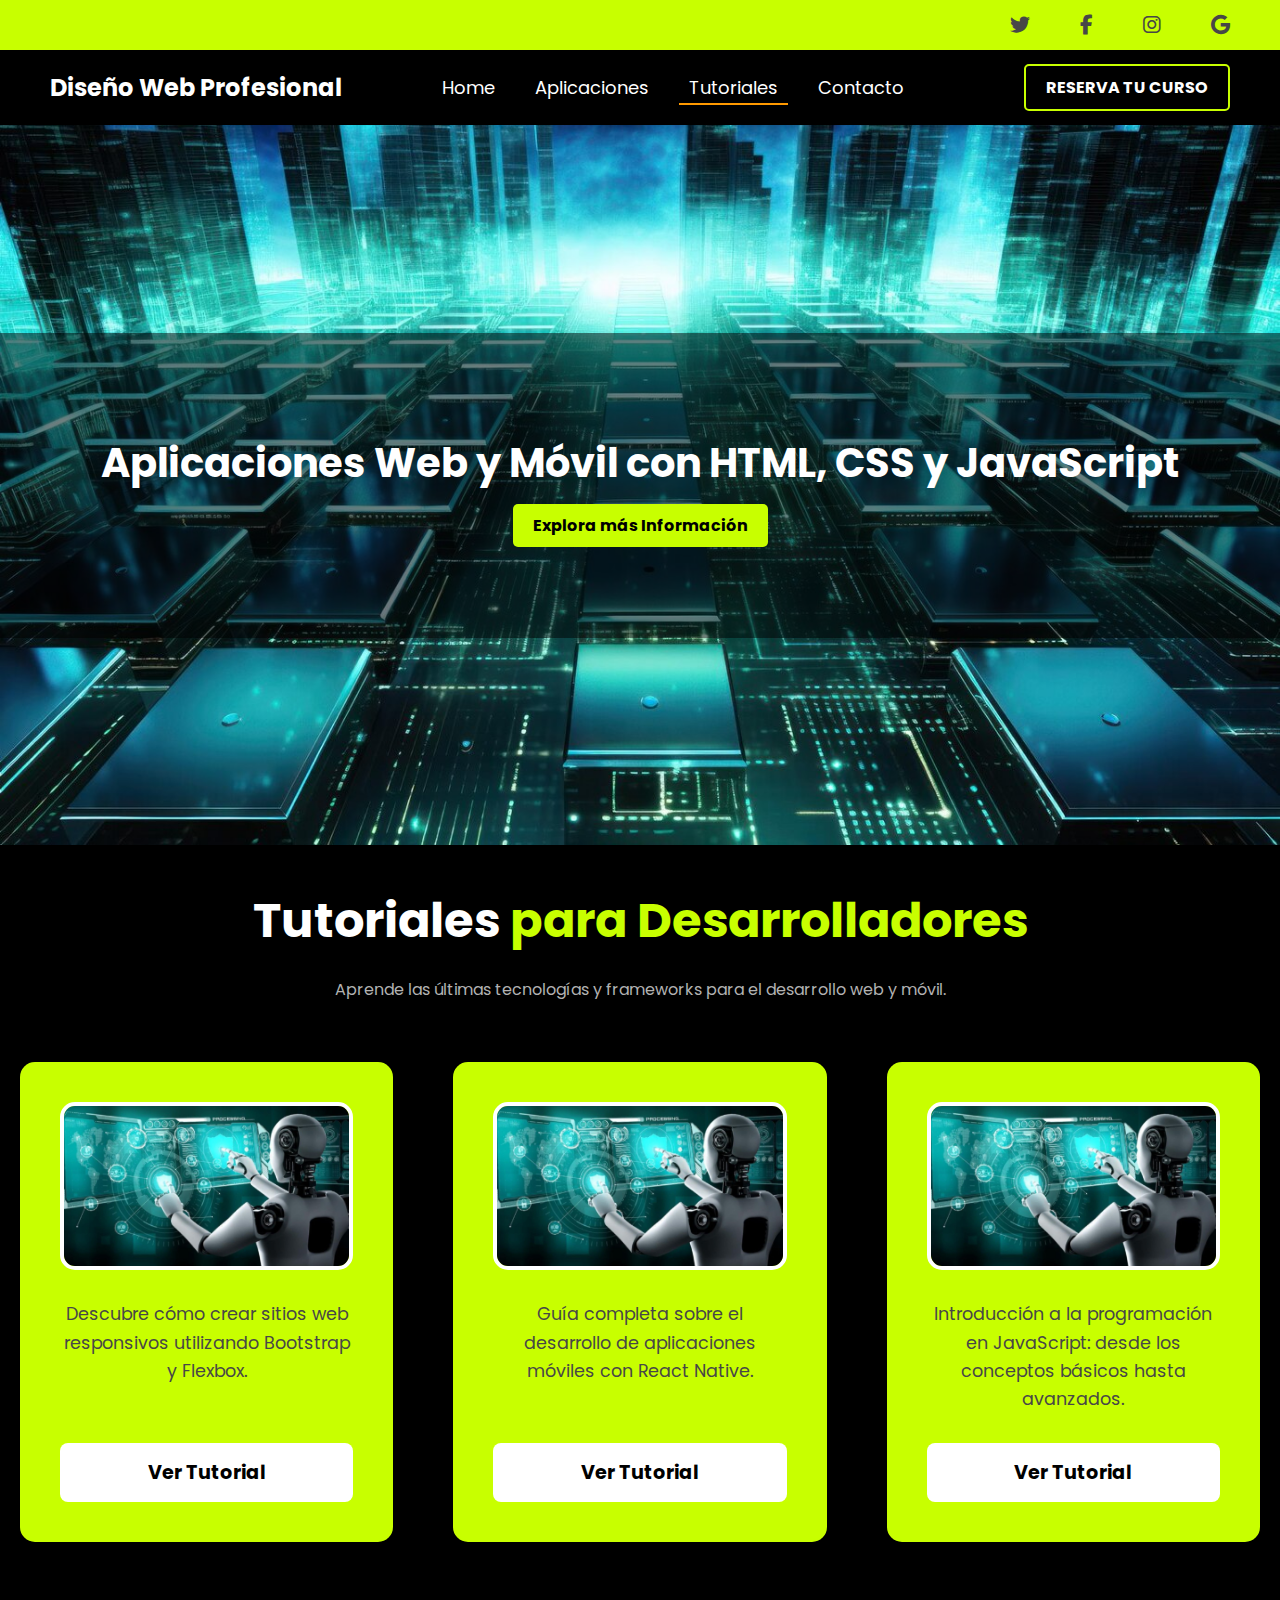
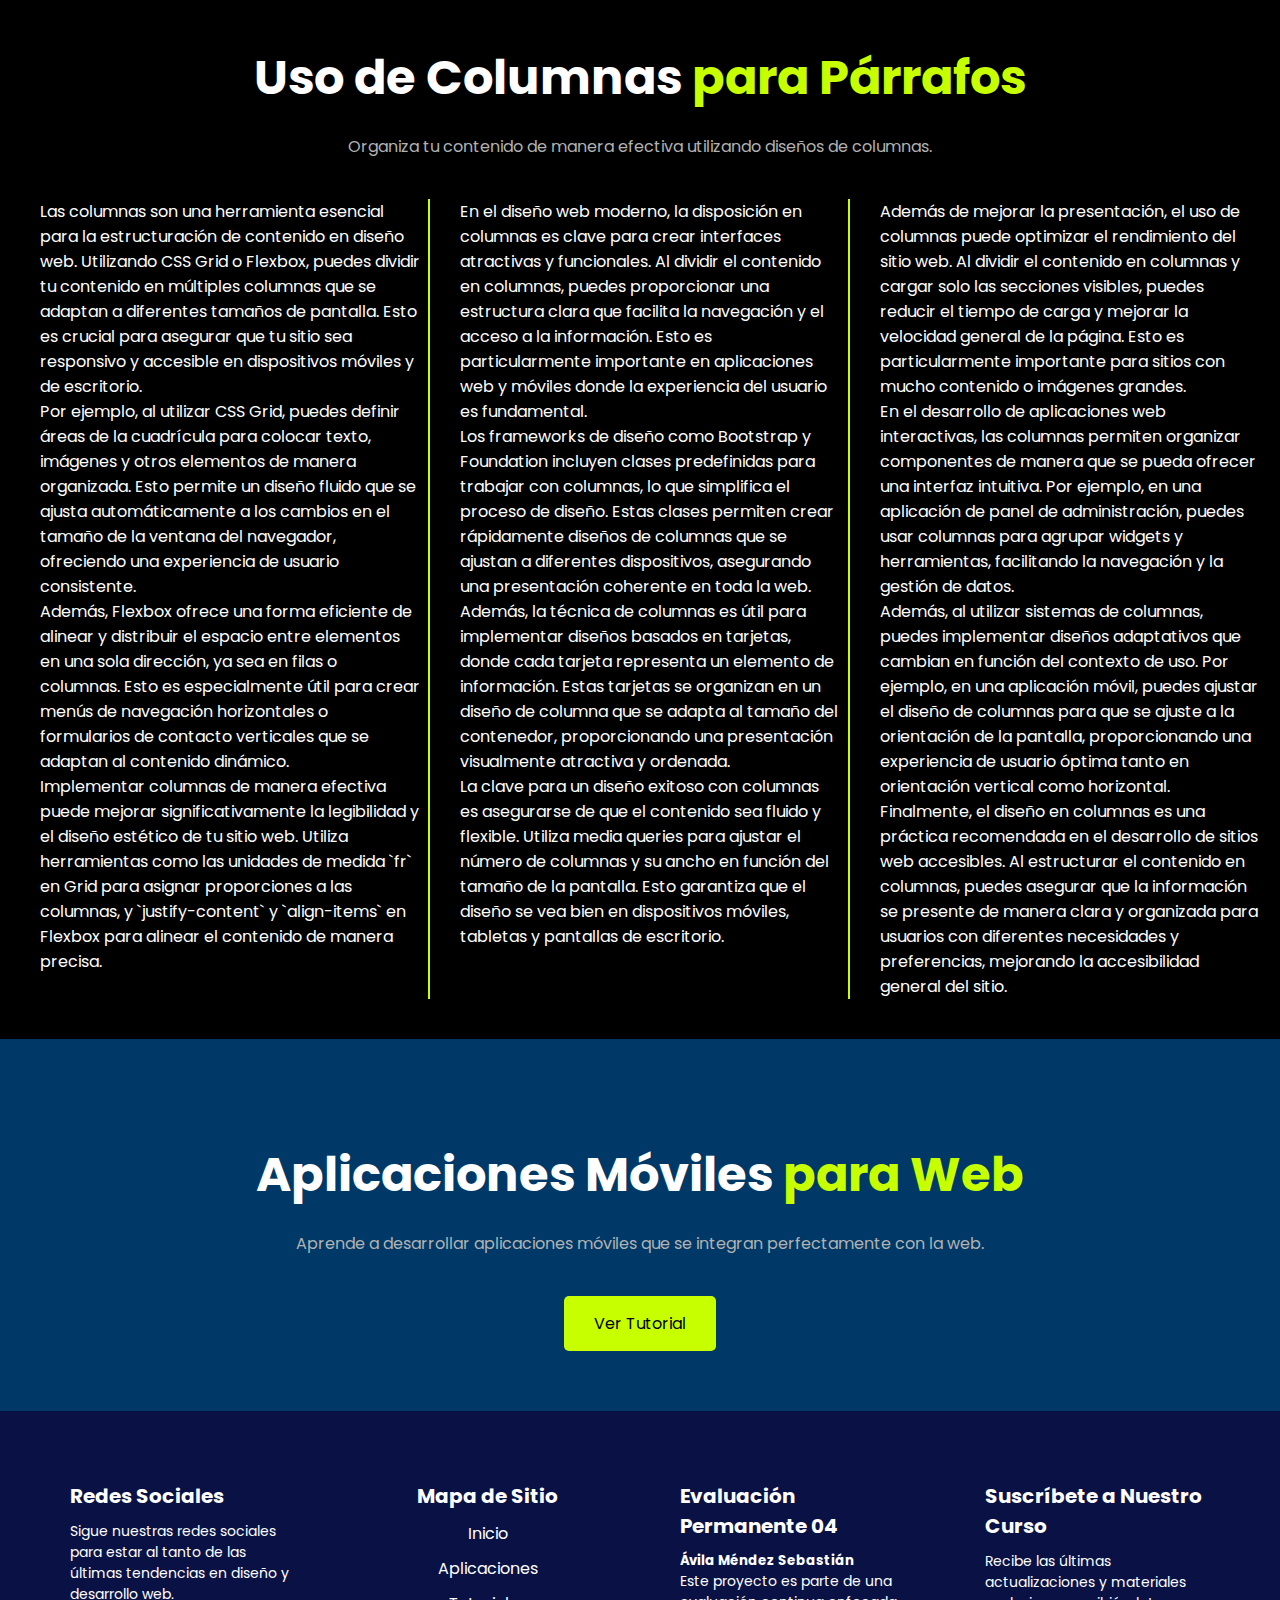
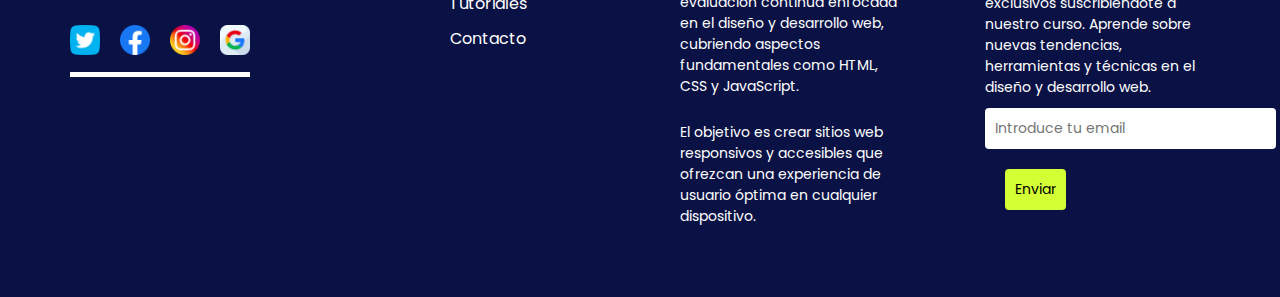
<file: tutoriales.html>
<!DOCTYPE html>
<html lang="en">
<head>
    <meta charset="UTF-8">
    <meta name="viewport" content="width=device-width, initial-scale=1.0">
    <title>Tutoriales</title>
    <link rel="stylesheet" href="css/all.min.css">
    <link href='https://unpkg.com/boxicons@2.1.4/css/boxicons.min.css' rel='stylesheet'>
    <link rel="shortcut icon" href="image/favicon/tecno.png" type="image/x-icon">
    <link rel="stylesheet" href="css/tutoriales.css">
</head>
<body>
    <header>
        <nav class="social-navbar">
            <ul class="social-links">
                <li><a href="https://www.twitter.com" target="_blank" aria-label="Twitter"><i class="fab fa-twitter"></i></a></li>
                <li><a href="https://www.facebook.com" target="_blank" aria-label="Facebook"><i class="fab fa-facebook-f"></i></a></li>
                <li><a href="https://www.instagram.com" target="_blank" aria-label="Instagram"><i class="fab fa-instagram"></i></a></li>
                <li><a href="https://www.google.com" target="_blank" aria-label="Google"><i class="fab fa-google"></i></a></li>
            </ul>
        </nav>
        <nav class="main-navbar">
            <div class="logo">Diseño Web Profesional</div>
            <div class="menu-toggle" id="menu-toggle">&#9776;</div>
            <ul class="menu" id="menu">
                <li class="menu-item"><a href="index.html" class="menu-link">Home</a></li>
                <li class="menu-item"><a href="aplicaciones.html" class="menu-link">Aplicaciones</a></li>
                <li class="menu-item"><a href="tutoriales.html" class="menu-link active">Tutoriales</a></li>
                <li class="menu-item"><a href="contacto.html" class="menu-link">Contacto</a></li>
            </ul>
            <div class="menu-button">
                <a href="#curso" class="button">RESERVA TU CURSO</a>
            </div>
        </nav>  
    </header>
    <main>
        <section class="hero">
            <img src="image/tecnologia-29.jpg" alt="Imagen de Fondo">
            <div class="hero-content">
                <h1>Aplicaciones Web y Móvil con HTML, CSS y JavaScript</h1>
                <a href="https://www.youtube.com/watch?v=RQyJ3avifSQ" target="_blank" class="button">Explora más Información</a>
            </div>
        </section>        
        <section class="tutoriales">
            <h2 class="section-title">Tutoriales <span>para Desarrolladores</span></h2>
            <p class="section-subtitle">Aprende las últimas tecnologías y frameworks para el desarrollo web y móvil.</p>
            <div class="tutoriales-grid">
                <div class="tutorial-card">
                    <img src="image/tecnologia-25.jpg" alt="Tutorial 1">
                    <p>Descubre cómo crear sitios web responsivos utilizando Bootstrap y Flexbox.</p>
                    <a href="https://www.youtube.com/watch?v=yneuaVjotO8" target="_blank" class="button">Ver Tutorial</a>
                </div>
                <div class="tutorial-card">
                    <img src="image/tecnologia-25.jpg" alt="Tutorial 2">
                    <p>Guía completa sobre el desarrollo de aplicaciones móviles con React Native.</p>
                    <a href="https://www.youtube.com/watch?v=H8tykt3pKTU" target="_blank" class="button">Ver Tutorial</a>
                </div>
                <div class="tutorial-card">
                    <img src="image/tecnologia-25.jpg" alt="Tutorial 3">
                    <p>Introducción a la programación en JavaScript: desde los conceptos básicos hasta avanzados.</p>
                    <a href="https://www.youtube.com/watch?v=Eh-s-n_6zNQ&list=PLhSj3UTs2_yVC0iaCGf16glrrfXuiSd0G" target="_blank" class="button">Ver Tutorial</a>
                </div>
            </div>
        </section>
        <section class="columns">
            <h2 class="section-title">Uso de Columnas <span>para Párrafos</span></h2>
            <p class="section-subtitle">Organiza tu contenido de manera efectiva utilizando diseños de columnas.</p>
            <div class="columns-grid">
                <div class="column">
                    <p>Las columnas son una herramienta esencial para la estructuración de contenido en diseño web. Utilizando CSS Grid o Flexbox, puedes dividir tu contenido en múltiples columnas que se adaptan a diferentes tamaños de pantalla. Esto es crucial para asegurar que tu sitio sea responsivo y accesible en dispositivos móviles y de escritorio.</p>
                    <p>Por ejemplo, al utilizar CSS Grid, puedes definir áreas de la cuadrícula para colocar texto, imágenes y otros elementos de manera organizada. Esto permite un diseño fluido que se ajusta automáticamente a los cambios en el tamaño de la ventana del navegador, ofreciendo una experiencia de usuario consistente.</p>
                    <p>Además, Flexbox ofrece una forma eficiente de alinear y distribuir el espacio entre elementos en una sola dirección, ya sea en filas o columnas. Esto es especialmente útil para crear menús de navegación horizontales o formularios de contacto verticales que se adaptan al contenido dinámico.</p>
                    <p>Implementar columnas de manera efectiva puede mejorar significativamente la legibilidad y el diseño estético de tu sitio web. Utiliza herramientas como las unidades de medida `fr` en Grid para asignar proporciones a las columnas, y `justify-content` y `align-items` en Flexbox para alinear el contenido de manera precisa.</p>
                </div>
                <div class="column">
                    <p>En el diseño web moderno, la disposición en columnas es clave para crear interfaces atractivas y funcionales. Al dividir el contenido en columnas, puedes proporcionar una estructura clara que facilita la navegación y el acceso a la información. Esto es particularmente importante en aplicaciones web y móviles donde la experiencia del usuario es fundamental.</p>
                    <p>Los frameworks de diseño como Bootstrap y Foundation incluyen clases predefinidas para trabajar con columnas, lo que simplifica el proceso de diseño. Estas clases permiten crear rápidamente diseños de columnas que se ajustan a diferentes dispositivos, asegurando una presentación coherente en toda la web.</p>
                    <p>Además, la técnica de columnas es útil para implementar diseños basados en tarjetas, donde cada tarjeta representa un elemento de información. Estas tarjetas se organizan en un diseño de columna que se adapta al tamaño del contenedor, proporcionando una presentación visualmente atractiva y ordenada.</p>
                    <p>La clave para un diseño exitoso con columnas es asegurarse de que el contenido sea fluido y flexible. Utiliza media queries para ajustar el número de columnas y su ancho en función del tamaño de la pantalla. Esto garantiza que el diseño se vea bien en dispositivos móviles, tabletas y pantallas de escritorio.</p>
                </div>
                <div class="column">
                    <p>Además de mejorar la presentación, el uso de columnas puede optimizar el rendimiento del sitio web. Al dividir el contenido en columnas y cargar solo las secciones visibles, puedes reducir el tiempo de carga y mejorar la velocidad general de la página. Esto es particularmente importante para sitios con mucho contenido o imágenes grandes.</p>
                    <p>En el desarrollo de aplicaciones web interactivas, las columnas permiten organizar componentes de manera que se pueda ofrecer una interfaz intuitiva. Por ejemplo, en una aplicación de panel de administración, puedes usar columnas para agrupar widgets y herramientas, facilitando la navegación y la gestión de datos.</p>
                    <p>Además, al utilizar sistemas de columnas, puedes implementar diseños adaptativos que cambian en función del contexto de uso. Por ejemplo, en una aplicación móvil, puedes ajustar el diseño de columnas para que se ajuste a la orientación de la pantalla, proporcionando una experiencia de usuario óptima tanto en orientación vertical como horizontal.</p>
                    <p>Finalmente, el diseño en columnas es una práctica recomendada en el desarrollo de sitios web accesibles. Al estructurar el contenido en columnas, puedes asegurar que la información se presente de manera clara y organizada para usuarios con diferentes necesidades y preferencias, mejorando la accesibilidad general del sitio.</p>
                </div>
            </div>
        </section>        
        <section class="aplicaciones">
            <div class="aplicaciones-content">
                <h2 class="section-title">Aplicaciones Móviles <span>para Web</span></h2>
                <p class="section-subtitle">Aprende a desarrollar aplicaciones móviles que se integran perfectamente con la web.</p>
                <a href="https://www.youtube.com/watch?v=RudOLuV43Vk" target="_blank" class="button">Ver Tutorial</a>
            </div>
        </section>
    </main>
    <footer>
        <div class="footer-container">
            <div class="footer-section">
                <h4>Redes Sociales</h4>
                <p>Sigue nuestras redes sociales para estar al tanto de las últimas tendencias en diseño y desarrollo web.</p>
                <div class="social-icons">
                    <a href="https://x.com/home"><img src="image/redes-sociales/twitter.png" alt="Twitter"></a>
                        <a href="https://www.facebook.com/"><img src="image/redes-sociales/facebook.png" alt="Facebook"></a>
                        <a href="https://www.instagram.com/"><img src="image/redes-sociales/instagram.png" alt="Instagram"></a>
                        <a href="https://www.google.com.pe/?hl=es"><img src="image/redes-sociales/google.png" alt="Google"></a>
                </div>
            </div>
            <div class="footer-section center-section">
                <h4>Mapa de Sitio</h4>
                <ul>
                    <li><a href="index.html">Inicio</a></li>
                    <li><a href="aplicaciones.html">Aplicaciones</a></li>
                    <li><a href="tutoriales.html">Tutoriales</a></li>
                    <li><a href="contacto.html">Contacto</a></li>
                </ul>
            </div>
            <div class="footer-section">
                <h4>Evaluación Permanente 04</h4>
                <h5>Ávila Méndez Sebastián</h5>
                <p>Este proyecto es parte de una evaluación continua enfocada en el diseño y desarrollo web, cubriendo aspectos fundamentales como HTML, CSS y JavaScript.</p><br>
                <p>El objetivo es crear sitios web responsivos y accesibles que ofrezcan una experiencia de usuario óptima en cualquier dispositivo.</p>
            </div>
            <div class="footer-section" id="curso">
                <h4>Suscríbete a Nuestro Curso</h4>
                <p>Recibe las últimas actualizaciones y materiales exclusivos suscribiéndote a nuestro curso. Aprende sobre nuevas tendencias, herramientas y técnicas en el diseño y desarrollo web.</p>
                <form action="#" method="post">
                    <input type="email" placeholder="Introduce tu email" required>
                    <button type="submit">Enviar</button>
                </form>
            </div>
        </div>
    </footer> 
    <script>
        document.addEventListener('DOMContentLoaded', function () {
            const menuToggle = document.getElementById('menu-toggle');
            const menu = document.getElementById('menu');

            menuToggle.addEventListener('click', function () {
                menu.classList.toggle('active');
            });

            // Obtener todos los elementos del menú
            let menuItems = document.querySelectorAll('.menu-item');

            // Iterar sobre cada elemento del menú para agregar el evento click
            menuItems.forEach(function(item) {
                let menuLink = item.querySelector('.menu-link');

                // Agregar evento click a cada enlace del menú
                menuLink.addEventListener('click', function(event) {
                    event.preventDefault(); // Evitar comportamiento por defecto del enlace

                    // Remover la clase 'active' de todos los elementos del menú
                    menuItems.forEach(function(menuItem) {
                        menuItem.classList.remove('active');
                    });

                    // Agregar la clase 'active' al elemento del menú clickeado
                    item.classList.add('active');

                    // Obtener la URL del enlace
                    let url = menuLink.getAttribute('href');

                    // Cambiar la ubicación a la URL del enlace
                    window.location.href = url;
                });

                // Verificar si el enlace actual tiene la clase 'active' al cargar la página
                if (menuLink.href === window.location.href) {
                    item.classList.add('active');
                }
            });
        });
    </script>
</body>
</html>
</file>
<file: css/tutoriales.css>
@import url('https://fonts.googleapis.com/css2?family=Poppins:wght@400;500;600;700&display=swap');

* {
    margin: 0;
    padding: 0;
    box-sizing: border-box;
    font-family: 'Poppins', sans-serif;
}

body {
    margin: 0;
    padding: 0;
    overflow-x: hidden;
    width: 100%;
    box-sizing: border-box;
    background-color: #000;
    color: #fff;
}

.social-navbar {
    background-color: #c8ff00;
    display: flex;
    justify-content: flex-end;
    padding: 10px 20px;
}

.social-links {
    list-style: none;
    margin-right: 30px;
    padding: 0;
    display: flex;
    gap: 50px;
}

.social-links li {
    display: flex;
    align-items: center;
}

.social-links a {
    color: #474747;
    text-decoration: none;
    font-size: 20px;
}

.social-links a:hover {
    color: #000000;
}

.main-navbar {
    background-color: #000;
    padding: 20px 50px;
    display: flex;
    justify-content: space-between;
    align-items: center;
}

.main-navbar .logo {
    color: #fff;
    font-size: 24px;
    font-weight: bold;
}

.menu-toggle {
    display: none;
    cursor: pointer;
    font-size: 30px;
    color: #fff;
}

.menu {
    display: flex;
    list-style: none;
    margin: 0;
    padding: 0;
}

.menu-item {
    position: relative;
    margin-right: 20px;
}

.menu-link {
    color: #fff;
    font-size: 18px;
    text-decoration: none;
    padding: 10px;
    transition: color 0.3s;
    position: relative; /* Añadir posición relativa para el pseudo-elemento */
}

.menu-link:hover {
    color: #f90;
}

.menu-item::after {
    content: '';
    display: block;
    width: 0;
    height: 2px;
    background-color: transparent; /* Color inicial transparente */
    transition: width 0.3s, background-color 0.3s; /* Añadir transición para el color de fondo */
    position: absolute;
    bottom: -4px; /* Ajustar posición de la línea */
    left: 0;
    right: 0;
}

.menu-item:hover::after {
    width: 100%;
    background-color: #f90; /* Color de la línea al hacer hover */
}

.menu-item.active::after { /* Aplicar estilo cuando está activo */
    width: 100%;
    background-color: #f90; /* Color de la línea cuando está activo */
}

.menu-button .button {
    padding: 10px 20px;
    color: #fff;
    border: 2px solid rgb(200, 255, 0);
    border-radius: 5px;
    text-decoration: none;
    font-weight: bold;
    transition: background-color 0.3s, color 0.3s;
}

.menu-button .button:hover {
    background-color: rgb(200, 255, 0);
    color: #000;
}

.hero {
    position: relative;
    height: 80vh;
    display: flex;
    justify-content: center;
    align-items: center;
    text-align: center;
    overflow: hidden;
}

.hero img {
    position: absolute;
    top: 0;
    left: 0;
    width: 100%;
    height: 100%;
    object-fit: cover;
    z-index: -1;
}

.hero-content {
    color: #fff;
    position: relative;
    z-index: 1;
    background-color: rgba(0, 0, 0, 0.5); /* Fondo semi-opaco */
    padding: 100px; /* Ajusta el padding según tu diseño */
    width: 100%;
}

.hero-content h1 {
    font-size: 2.5rem;
    margin-bottom: 20px;
}

.hero-content .button {
    padding: 10px 20px;
    color: #000;
    background-color: #c8ff00;
    border-radius: 5px;
    text-decoration: none;
    font-weight: bold;
    transition: background-color 0.3s, color 0.3s;
}

.hero-content .button:hover {
    background-color: #fff;
    color: #000;
}

.section-title {
    font-size: 2rem;
    text-align: center;
    margin: 40px 0 20px;
}

.section-title span {
    color: #c8ff00;
}

.section-subtitle {
    text-align: center;
    margin-bottom: 20px;
    color: #b2b2b2;
}

.tutoriales-grid,
.columns-grid {
    display: flex;
    justify-content: center; /* Centra los elementos horizontalmente */
    gap: 20px; /* Espacio entre los elementos */
}

.tutorial-card {
    background-color: #c8ff00;
    border-radius: 15px;
    padding: 40px; /* Aumenta el padding para hacer los cards más grandes */
    margin: 20px; /* Margen entre los cards */
    max-width: 500px; /* Aumenta el ancho máximo */
    text-align: center;
    flex: 1; /* Distribución flexible */
    display: flex;
    flex-direction: column;
}

.tutorial-card img {
    max-width: 100%;
    border-radius: 15px;
    border: 4px solid #fff; /* Borde blanco alrededor de la imagen */
}

.tutorial-card p {
    margin: 30px 0;
    color: #474747;
    font-size: 1.1rem; /* Tamaño de fuente aumentado */
    line-height: 1.6; /* Espaciado entre líneas */
    flex-grow: 1; /* Ocupa el espacio restante */
}

.tutorial-card .button {
    padding: 15px 30px; /* Ajusta el padding del botón */
    font-size: 1.2rem; /* Tamaño de fuente del botón */
    color: #000;
    background-color: #fff;
    border-radius: 8px;
    text-decoration: none;
    font-weight: bold;
    transition: background-color 0.3s, color 0.3s;
}

.tutorial-card .button:hover {
    background-color: #000;
    color: #fff;
}

.columns {
    padding: 40px 20px;
    text-align: center;
}

.columns-grid {
    display: flex;
    justify-content: space-between;
}

.column {
    flex: 1;
    text-align: left;
    padding-left: 20px; /* Ajusta el espaciado izquierdo según sea necesario */
    position: relative; /* Para posicionar la línea vertical */
}

.column:not(:last-child)::after {
    content: '';
    position: absolute;
    top: 0;
    bottom: 0;
    right: -10px; /* Ajusta la posición de la línea vertical */
    width: 2px; /* Grosor de la línea vertical */
    background-color: #c8ff00; /* Color de la línea vertical */
}

.section-title {
    font-size: 2rem;
    text-align: center;
    margin: 40px 0 20px;
}

.section-title span {
    color: #c8ff00;
}

.section-subtitle {
    text-align: center;
    margin-bottom: 20px;
    color: #b2b2b2;
}

@media only screen and (max-width: 768px) {
    .columns-grid {
        flex-direction: column;
    }

    .column:not(:last-child)::after {
        display: none; /* Ocultar línea vertical en dispositivos móviles */
    }

    .column {
        padding-left: 0; /* Ajuste para el espaciado interno */
        margin-bottom: 20px; /* Espacio entre columnas en dispositivos móviles */
    }
}

.aplicaciones {
    background-color: rgb(0, 57, 104);
    padding: 60px 20px; /* Ajusta el padding superior e inferior para más espacio */
    text-align: center;
}

.aplicaciones-content {
    max-width: 800px; /* Limita el ancho máximo para centrar el contenido */
    margin: 0 auto; /* Centra horizontalmente el contenido */
}

.section-title {
    font-size: 3rem; /* Ajusta el tamaño del título */
    margin-bottom: 20px; /* Espacio inferior del título */
}

.section-title span {
    color: #c8ff00; /* Color del texto resaltado */
}

.section-subtitle {
    font-size: 1rem;
    margin-bottom: 40px; /* Espacio inferior del subtítulo */
    color: #b2b2b2; /* Color del texto del subtítulo */
}

.aplicaciones .aplicaciones-content .button {
    display: inline-block;
    padding: 15px 30px; /* Ajusta el padding del botón */
    background-color: #c8ff00; /* Color de fondo del botón */
    color: #000; /* Color del texto del botón */
    text-decoration: none;
    border-radius: 5px; /* Añade esquinas redondeadas al botón */
    transition: background-color 0.3s ease; /* Transición suave del color de fondo */
}

.aplicaciones .aplicaciones-content .button:hover {
    background-color: #a5cc00; /* Color de fondo del botón al pasar el mouse */
}

footer {
    background-color: #0a1245;
    color: white;
    padding: 40px 20px; /* Agrega padding a los lados del footer */
}

.footer-container {
    display: flex;
    justify-content: space-around; /* Cambia de space-between a space-around */
    flex-wrap: wrap;
    gap: 20px; /* Espacio entre los elementos del footer */
    padding: 0 20px; /* Agrega padding interno al contenedor del footer */
}

.footer-section {
    flex: 1 1 200px;
    min-width: 220px; /* Incrementa el ancho mínimo para mayor espacio entre secciones */
    padding: 40px;
    margin: -10px; /* Añade margen entre las secciones para mayor separación */
}

.center-section {
    text-align: center; /* Centra el texto de la sección */
}

.footer-section h4 {
    font-size: 20px;
    margin-bottom: 10px;
}

.footer-section p {
    font-size: 14px;
    line-height: 1.5;
}

.footer-section ul {
    list-style: none;
    padding: 0;
}

.footer-section ul li {
    margin-bottom: 10px;
}

.footer-section ul li a {
    color: white;
    text-decoration: none;
}

.footer-section ul li a:hover {
    text-decoration: underline;
}

.footer-section .social-icons {
    display: flex;
    gap: 20px;
    margin-top: 20px; 
    width: fit-content;
    border-bottom: 5px solid #fff; 
    padding-bottom: 10px; 
}

.footer-section .social-icons a img {
    width: 30px;
    height: 30px;
}

.footer-section form {
    display: flex;
    align-items: flex-start; 
    flex-wrap: wrap;
}

.footer-section form input[type="email"],
.footer-section form button {
    padding: 10px;
    border: none;
    border-radius: 4px;
    font-size: 14px; 
}

.footer-section form input[type="email"] {
    flex: 1; 
    margin-bottom: 10px;
    margin-top: 10px;
}

.footer-section form button {
    background-color: #d3ff35;
    color: black;
    cursor: pointer;
    margin-top: 10px;
    margin-left: 20px; 
}

.footer-section form button:hover {
    background-color: #c4e529;
}

@media only screen and (max-width: 768px) {
    .main-navbar {
        flex-direction: column;
        align-items: flex-start;
    }

    .menu {
        display: none;
        flex-direction: column;
        width: 100%;
    }

    .menu.active {
        display: flex;
    }

    .menu li {
        width: 100%;
        margin: 10px 0;
    }

    .menu li a {
        padding: 10px;
        width: 100%;
    }

    .menu-button {
        margin-top: 10px;
    }
    
    .social-navbar {
        justify-content: center;
    }

    .main-navbar {
        flex-direction: column;
        align-items: flex-start;
    }

    .menu {
        margin-top: 10px;
        display: none;
        flex-direction: column;
        align-items: flex-start;
        width: 100%;
        background-color: #000;
    }

    .menu li {
        width: 100%;
    }

    .menu a {
        display: block;
        width: 100%;
        padding: 10px;
        border-top: 1px solid #444;
        border-bottom: 1px solid #444;
    }

    .menu-toggle {
        margin-top: 20px;
        display: block;
    }

    .menu-button {
        margin-top: 20px;
        width: 100%;
        display: flex;
    }

    .menu.active {
        display: flex;
    }

    .tutoriales-grid,
    .columns-grid,
    .footer-content {
        flex-direction: column;
        align-items: center;
    }

    .tutorial-card,
    .column,
    .footer-section {
        max-width: 100%;
    }
}
</file>
